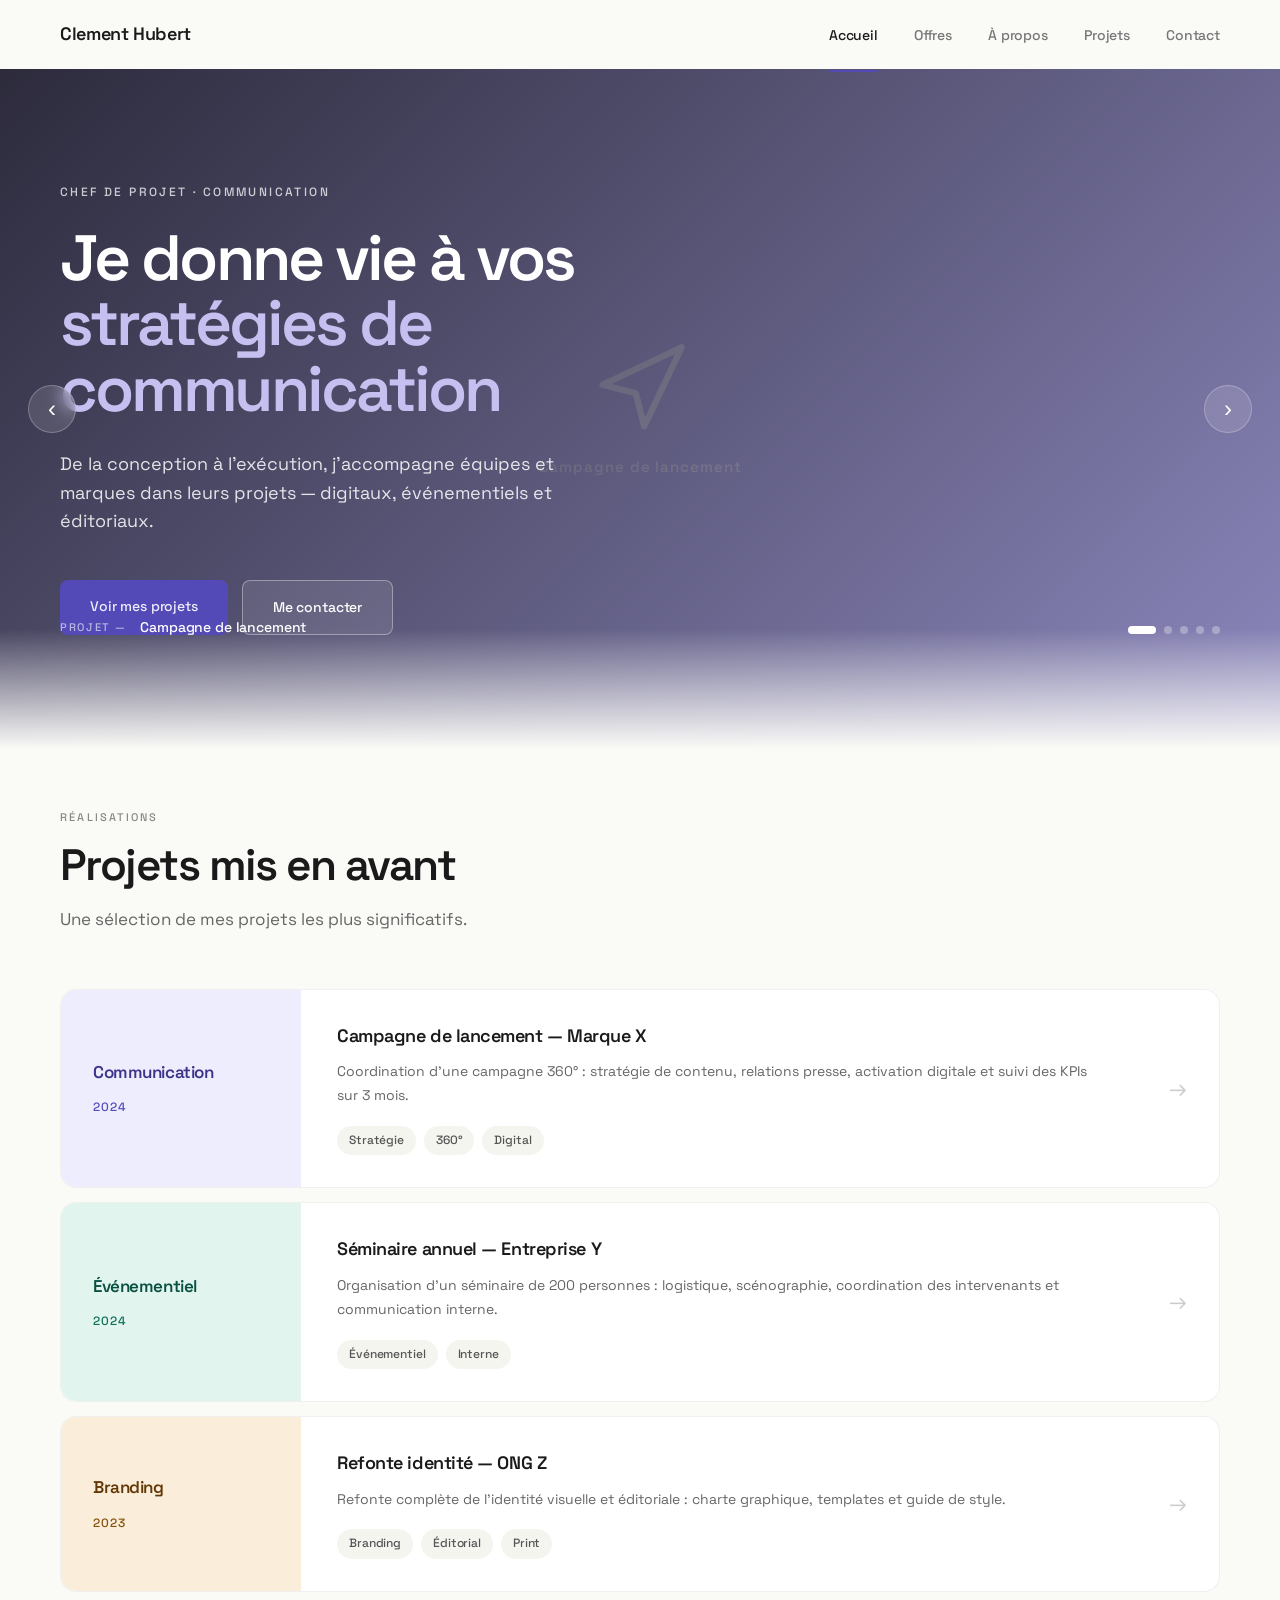
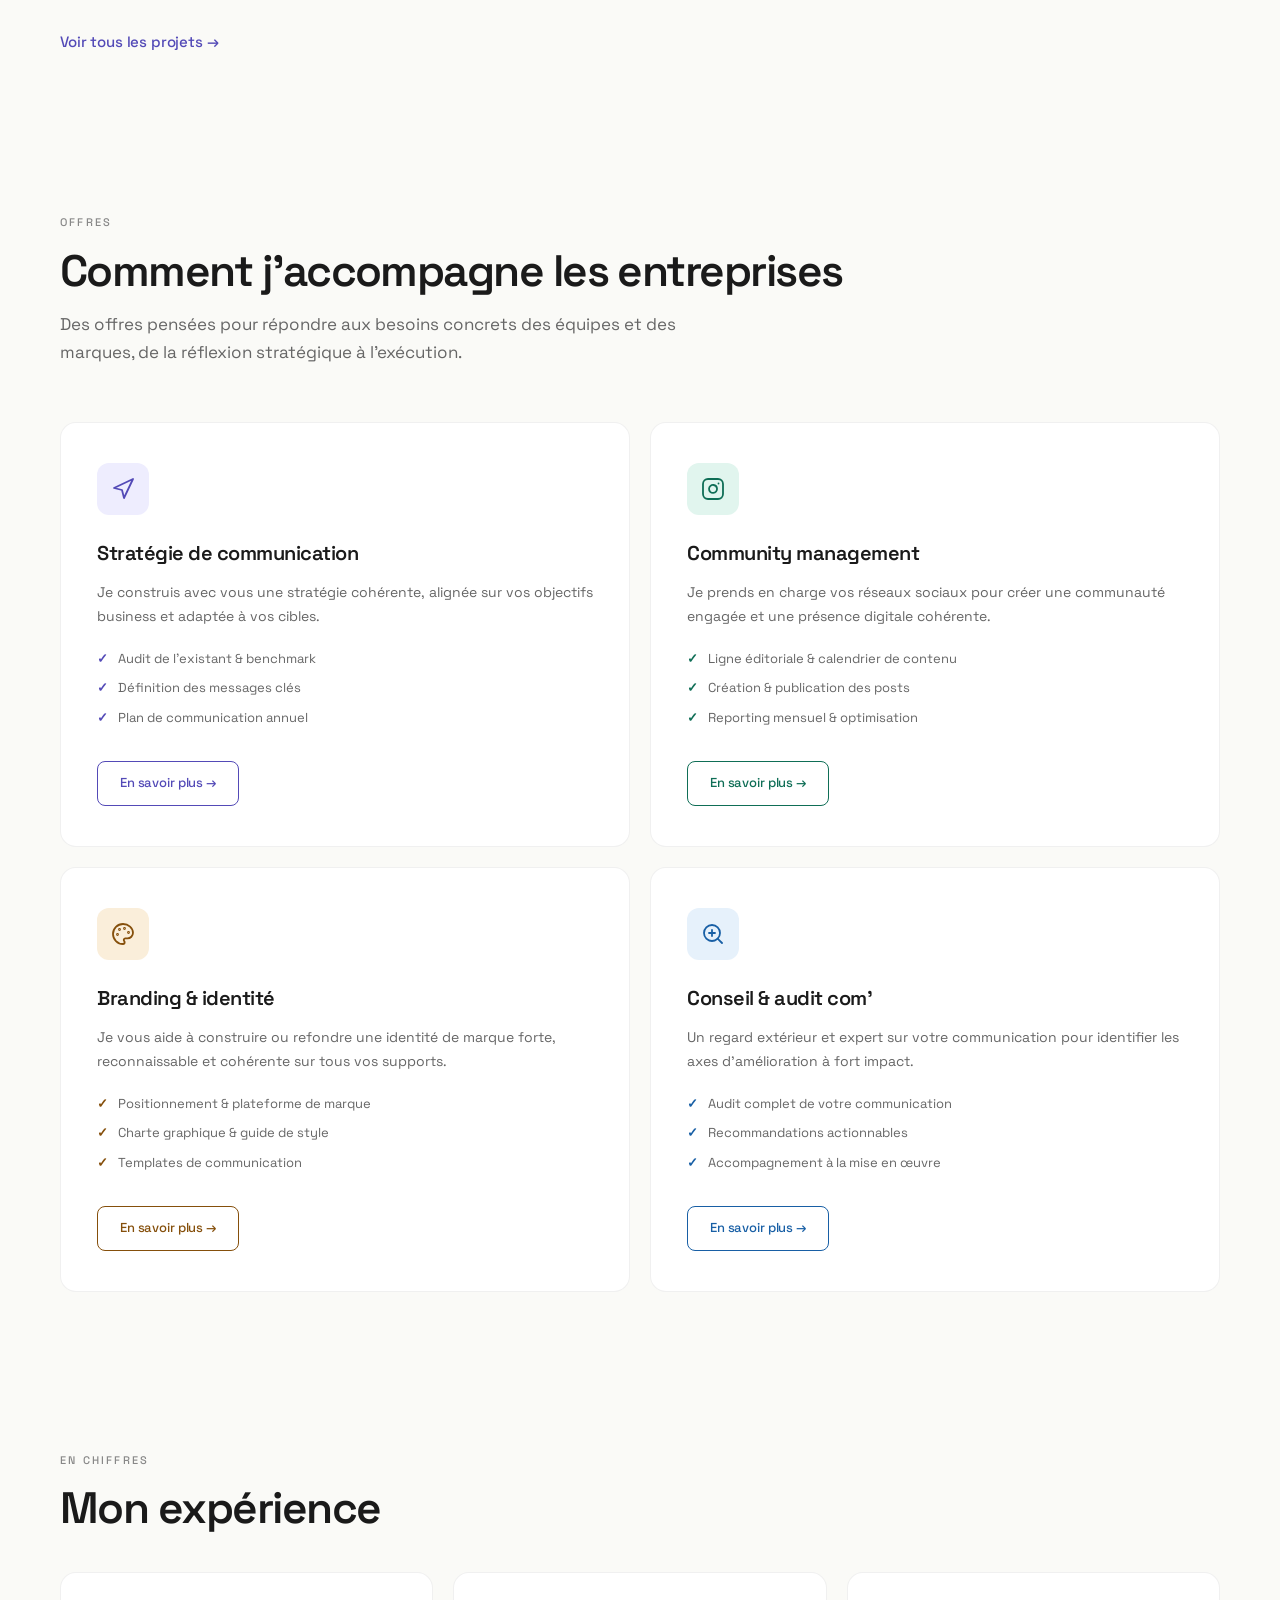
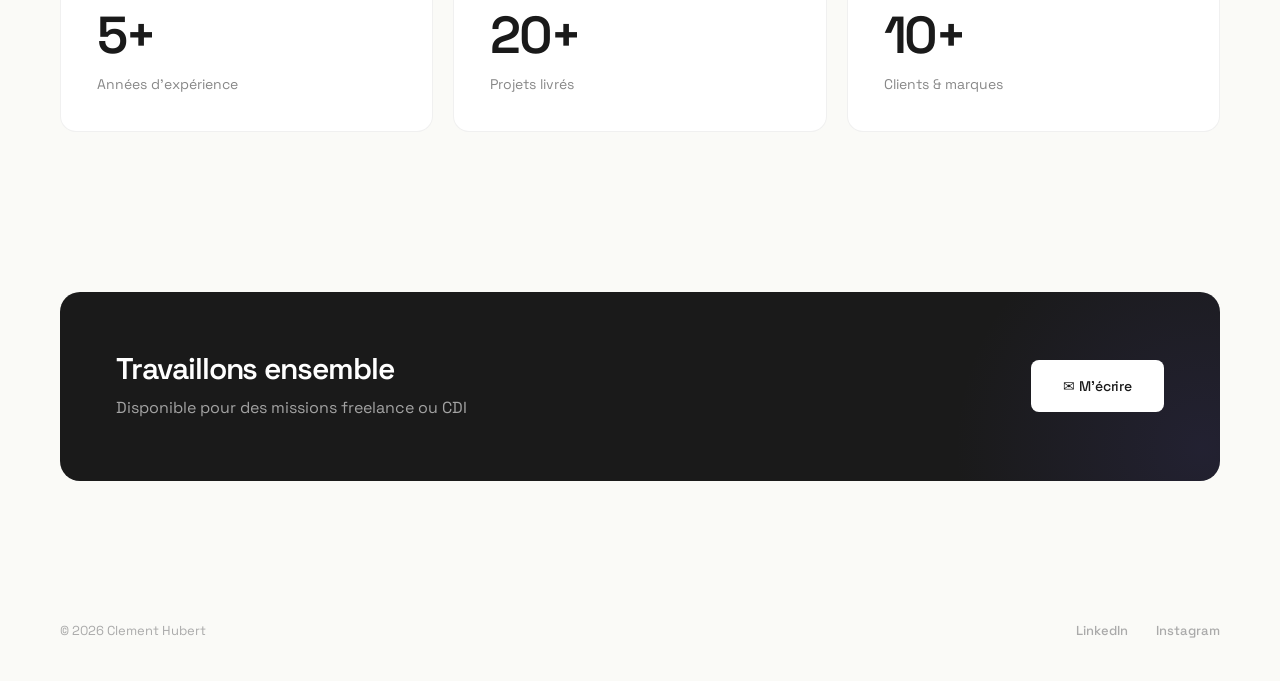
<file: index.html>
<!DOCTYPE html>
<html lang="fr">
<head>
  <meta charset="UTF-8">
  <meta name="viewport" content="width=device-width, initial-scale=1.0">
  <title>Clement Hubert — Chef de projet Communication</title>
  <meta name="description" content="Portfolio de Clement Hubert, chef de projet en communication. Stratégie, branding, événementiel, social media.">
  <link rel="stylesheet" href="style.css">
</head>
<body>

  <!-- ============== NAVBAR ============== -->
  <nav class="navbar">
    <a href="#" class="navbar-logo">Clement Hubert</a>
    <ul class="navbar-links">
      <li><a href="#accueil" class="active">Accueil</a></li>
      <li><a href="#offres">Offres</a></li>
      <li><a href="#apropos">À propos</a></li>
      <li><a href="projets.html">Projets</a></li>
      <li><a href="#contact">Contact</a></li>
    </ul>
  </nav>

  <!-- ============== HERO ============== -->
  <section class="hero" id="accueil">

    <div class="slides" id="slides">
      <div class="slide slide-1">
        <div class="slide-inner">
          <svg viewBox="0 0 24 24"><path d="M3 11l19-9-9 19-2-8-8-2z"/></svg>
          <span>Campagne de lancement</span>
        </div>
      </div>
      <div class="slide slide-2">
        <div class="slide-inner">
          <svg viewBox="0 0 24 24"><rect x="3" y="4" width="18" height="18" rx="2"/><path d="M16 2v4M8 2v4M3 10h18"/></svg>
          <span>Événement corporate</span>
        </div>
      </div>
      <div class="slide slide-3">
        <div class="slide-inner">
          <svg viewBox="0 0 24 24"><path d="M14 2H6a2 2 0 0 0-2 2v16a2 2 0 0 0 2 2h12a2 2 0 0 0 2-2V8z"/><polyline points="14 2 14 8 20 8"/><line x1="16" y1="13" x2="8" y2="13"/><line x1="16" y1="17" x2="8" y2="17"/></svg>
          <span>Refonte éditoriale</span>
        </div>
      </div>
      <div class="slide slide-4">
        <div class="slide-inner">
          <svg viewBox="0 0 24 24"><rect x="2" y="2" width="20" height="20" rx="5"/><path d="M16 11.37A4 4 0 1 1 12.63 8 4 4 0 0 1 16 11.37z"/><line x1="17.5" y1="6.5" x2="17.51" y2="6.5"/></svg>
          <span>Social media</span>
        </div>
      </div>
      <div class="slide slide-5">
        <div class="slide-inner">
          <svg viewBox="0 0 24 24"><circle cx="12" cy="12" r="10"/><path d="M12 8a4 4 0 0 1 0 8 4 4 0 0 0-4 4"/></svg>
          <span>Branding</span>
        </div>
      </div>
    </div>

    <div class="overlay"></div>

    <button class="arrow arrow-left" id="prevBtn" aria-label="Précédent">‹</button>
    <button class="arrow arrow-right" id="nextBtn" aria-label="Suivant">›</button>

    <div class="hero-content">
      <p class="eyebrow">Chef de projet · Communication</p>
      <h1 class="hero-title">
        Je donne vie à vos<br>
        <span>stratégies de communication</span>
      </h1>
      <p class="hero-sub">
        De la conception à l'exécution, j'accompagne équipes et marques dans leurs projets — digitaux, événementiels et éditoriaux.
      </p>
      <div class="hero-btns">
        <a href="projets.html" class="btn-primary">Voir mes projets</a>
        <a href="#contact" class="btn-secondary">Me contacter</a>
      </div>
    </div>

    <div class="slide-label">
      <span class="slide-label-pre">Projet —</span>
      <span class="slide-label-name" id="slideName">Campagne de lancement</span>
    </div>

    <div class="dots" id="dots">
      <button class="dot active" data-index="0" aria-label="Slide 1"></button>
      <button class="dot" data-index="1" aria-label="Slide 2"></button>
      <button class="dot" data-index="2" aria-label="Slide 3"></button>
      <button class="dot" data-index="3" aria-label="Slide 4"></button>
      <button class="dot" data-index="4" aria-label="Slide 5"></button>
    </div>

  </section>

  <!-- ============== PROJETS ============== -->
  <section class="projects-section fade-in">
    <p class="section-label">Réalisations</p>
    <h2 class="section-title">Projets mis en avant</h2>
    <p class="section-desc">Une sélection de mes projets les plus significatifs.</p>

    <a href="#" class="project-row">
      <div class="project-tag pt-purple">
        <span class="tag-name tn-purple">Communication</span>
        <span class="tag-year ty-purple">2024</span>
      </div>
      <div class="project-info">
        <div class="project-title">Campagne de lancement — Marque X</div>
        <div class="project-desc">Coordination d'une campagne 360° : stratégie de contenu, relations presse, activation digitale et suivi des KPIs sur 3 mois.</div>
        <div class="project-pills">
          <span class="pill">Stratégie</span>
          <span class="pill">360°</span>
          <span class="pill">Digital</span>
        </div>
      </div>
      <div class="project-arrow">→</div>
    </a>

    <a href="#" class="project-row">
      <div class="project-tag pt-teal">
        <span class="tag-name tn-teal">Événementiel</span>
        <span class="tag-year ty-teal">2024</span>
      </div>
      <div class="project-info">
        <div class="project-title">Séminaire annuel — Entreprise Y</div>
        <div class="project-desc">Organisation d'un séminaire de 200 personnes : logistique, scénographie, coordination des intervenants et communication interne.</div>
        <div class="project-pills">
          <span class="pill">Événementiel</span>
          <span class="pill">Interne</span>
        </div>
      </div>
      <div class="project-arrow">→</div>
    </a>

    <a href="#" class="project-row">
      <div class="project-tag pt-amber">
        <span class="tag-name tn-amber">Branding</span>
        <span class="tag-year ty-amber">2023</span>
      </div>
      <div class="project-info">
        <div class="project-title">Refonte identité — ONG Z</div>
        <div class="project-desc">Refonte complète de l'identité visuelle et éditoriale : charte graphique, templates et guide de style.</div>
        <div class="project-pills">
          <span class="pill">Branding</span>
          <span class="pill">Éditorial</span>
          <span class="pill">Print</span>
        </div>
      </div>
      <div class="project-arrow">→</div>
    </a>

    <a href="projets.html" class="more-link">Voir tous les projets →</a>
  </section>

  <!-- ============== OFFRES ============== -->
  <section class="offers-section fade-in" id="offres">
    <p class="section-label">Offres</p>
    <h2 class="section-title">Comment j'accompagne les entreprises</h2>
    <p class="section-desc">Des offres pensées pour répondre aux besoins concrets des équipes et des marques, de la réflexion stratégique à l'exécution.</p>

    <div class="offers-grid">

      <div class="offer-card">
        <div>
          <div class="offer-icon icon-purple">
            <svg viewBox="0 0 24 24" stroke="#534AB7" fill="none" stroke-width="1.8" stroke-linecap="round" stroke-linejoin="round"><path d="M3 11l19-9-9 19-2-8-8-2z"/></svg>
          </div>
          <div class="offer-name">Stratégie de communication</div>
          <div class="offer-desc">Je construis avec vous une stratégie cohérente, alignée sur vos objectifs business et adaptée à vos cibles.</div>
          <ul class="offer-list">
            <li><span class="check check-purple">✓</span> Audit de l'existant & benchmark</li>
            <li><span class="check check-purple">✓</span> Définition des messages clés</li>
            <li><span class="check check-purple">✓</span> Plan de communication annuel</li>
          </ul>
        </div>
        <a href="#contact" class="offer-btn btn-purple">En savoir plus →</a>
      </div>

      <div class="offer-card">
        <div>
          <div class="offer-icon icon-teal">
            <svg viewBox="0 0 24 24" stroke="#0F6E56" fill="none" stroke-width="1.8" stroke-linecap="round" stroke-linejoin="round"><rect x="2" y="2" width="20" height="20" rx="5"/><path d="M16 11.37A4 4 0 1 1 12.63 8 4 4 0 0 1 16 11.37z"/><line x1="17.5" y1="6.5" x2="17.51" y2="6.5"/></svg>
          </div>
          <div class="offer-name">Community management</div>
          <div class="offer-desc">Je prends en charge vos réseaux sociaux pour créer une communauté engagée et une présence digitale cohérente.</div>
          <ul class="offer-list">
            <li><span class="check check-teal">✓</span> Ligne éditoriale & calendrier de contenu</li>
            <li><span class="check check-teal">✓</span> Création & publication des posts</li>
            <li><span class="check check-teal">✓</span> Reporting mensuel & optimisation</li>
          </ul>
        </div>
        <a href="#contact" class="offer-btn btn-teal">En savoir plus →</a>
      </div>

      <div class="offer-card">
        <div>
          <div class="offer-icon icon-amber">
            <svg viewBox="0 0 24 24" stroke="#854F0B" fill="none" stroke-width="1.8" stroke-linecap="round" stroke-linejoin="round"><circle cx="13.5" cy="6.5" r=".5"/><circle cx="17.5" cy="10.5" r=".5"/><circle cx="8.5" cy="7.5" r=".5"/><circle cx="6.5" cy="12.5" r=".5"/><path d="M12 2C6.5 2 2 6.5 2 12s4.5 10 10 10c.926 0 1.648-.746 1.648-1.688 0-.437-.18-.835-.437-1.125-.29-.289-.438-.652-.438-1.125a1.64 1.64 0 0 1 1.668-1.668h1.996c3.051 0 5.555-2.503 5.555-5.554C21.965 6.012 17.461 2 12 2z"/></svg>
          </div>
          <div class="offer-name">Branding & identité</div>
          <div class="offer-desc">Je vous aide à construire ou refondre une identité de marque forte, reconnaissable et cohérente sur tous vos supports.</div>
          <ul class="offer-list">
            <li><span class="check check-amber">✓</span> Positionnement & plateforme de marque</li>
            <li><span class="check check-amber">✓</span> Charte graphique & guide de style</li>
            <li><span class="check check-amber">✓</span> Templates de communication</li>
          </ul>
        </div>
        <a href="#contact" class="offer-btn btn-amber">En savoir plus →</a>
      </div>

      <div class="offer-card">
        <div>
          <div class="offer-icon icon-blue">
            <svg viewBox="0 0 24 24" stroke="#185FA5" fill="none" stroke-width="1.8" stroke-linecap="round" stroke-linejoin="round"><circle cx="11" cy="11" r="8"/><line x1="21" y1="21" x2="16.65" y2="16.65"/><line x1="11" y1="8" x2="11" y2="14"/><line x1="8" y1="11" x2="14" y2="11"/></svg>
          </div>
          <div class="offer-name">Conseil & audit com'</div>
          <div class="offer-desc">Un regard extérieur et expert sur votre communication pour identifier les axes d'amélioration à fort impact.</div>
          <ul class="offer-list">
            <li><span class="check check-blue">✓</span> Audit complet de votre communication</li>
            <li><span class="check check-blue">✓</span> Recommandations actionnables</li>
            <li><span class="check check-blue">✓</span> Accompagnement à la mise en œuvre</li>
          </ul>
        </div>
        <a href="#contact" class="offer-btn btn-blue">En savoir plus →</a>
      </div>

    </div>
  </section>

  <!-- ============== STATS ============== -->
  <section class="stats fade-in" id="apropos">
    <p class="section-label">En chiffres</p>
    <h2 class="section-title">Mon expérience</h2>
    <div class="stats-grid">
      <div class="stat-card">
        <div class="stat-num">5+</div>
        <div class="stat-label">Années d'expérience</div>
      </div>
      <div class="stat-card">
        <div class="stat-num">20+</div>
        <div class="stat-label">Projets livrés</div>
      </div>
      <div class="stat-card">
        <div class="stat-num">10+</div>
        <div class="stat-label">Clients & marques</div>
      </div>
    </div>
  </section>

  <!-- ============== CTA ============== -->
  <section class="cta fade-in" id="contact">
    <div class="cta-inner">
      <div>
        <div class="cta-title">Travaillons ensemble</div>
        <div class="cta-sub">Disponible pour des missions freelance ou CDI</div>
      </div>
      <a href="mailto:contact@clementhubert.com" class="cta-btn">✉ M'écrire</a>
    </div>
  </section>

  <!-- ============== FOOTER ============== -->
  <footer class="footer">
    <span class="footer-name">© 2026 Clement Hubert</span>
    <div class="footer-links">
      <a href="https://linkedin.com" target="_blank" rel="noopener">LinkedIn</a>
      <a href="https://instagram.com" target="_blank" rel="noopener">Instagram</a>
    </div>
  </footer>

  <script src="script.js"></script>
</body>
</html>
</file>
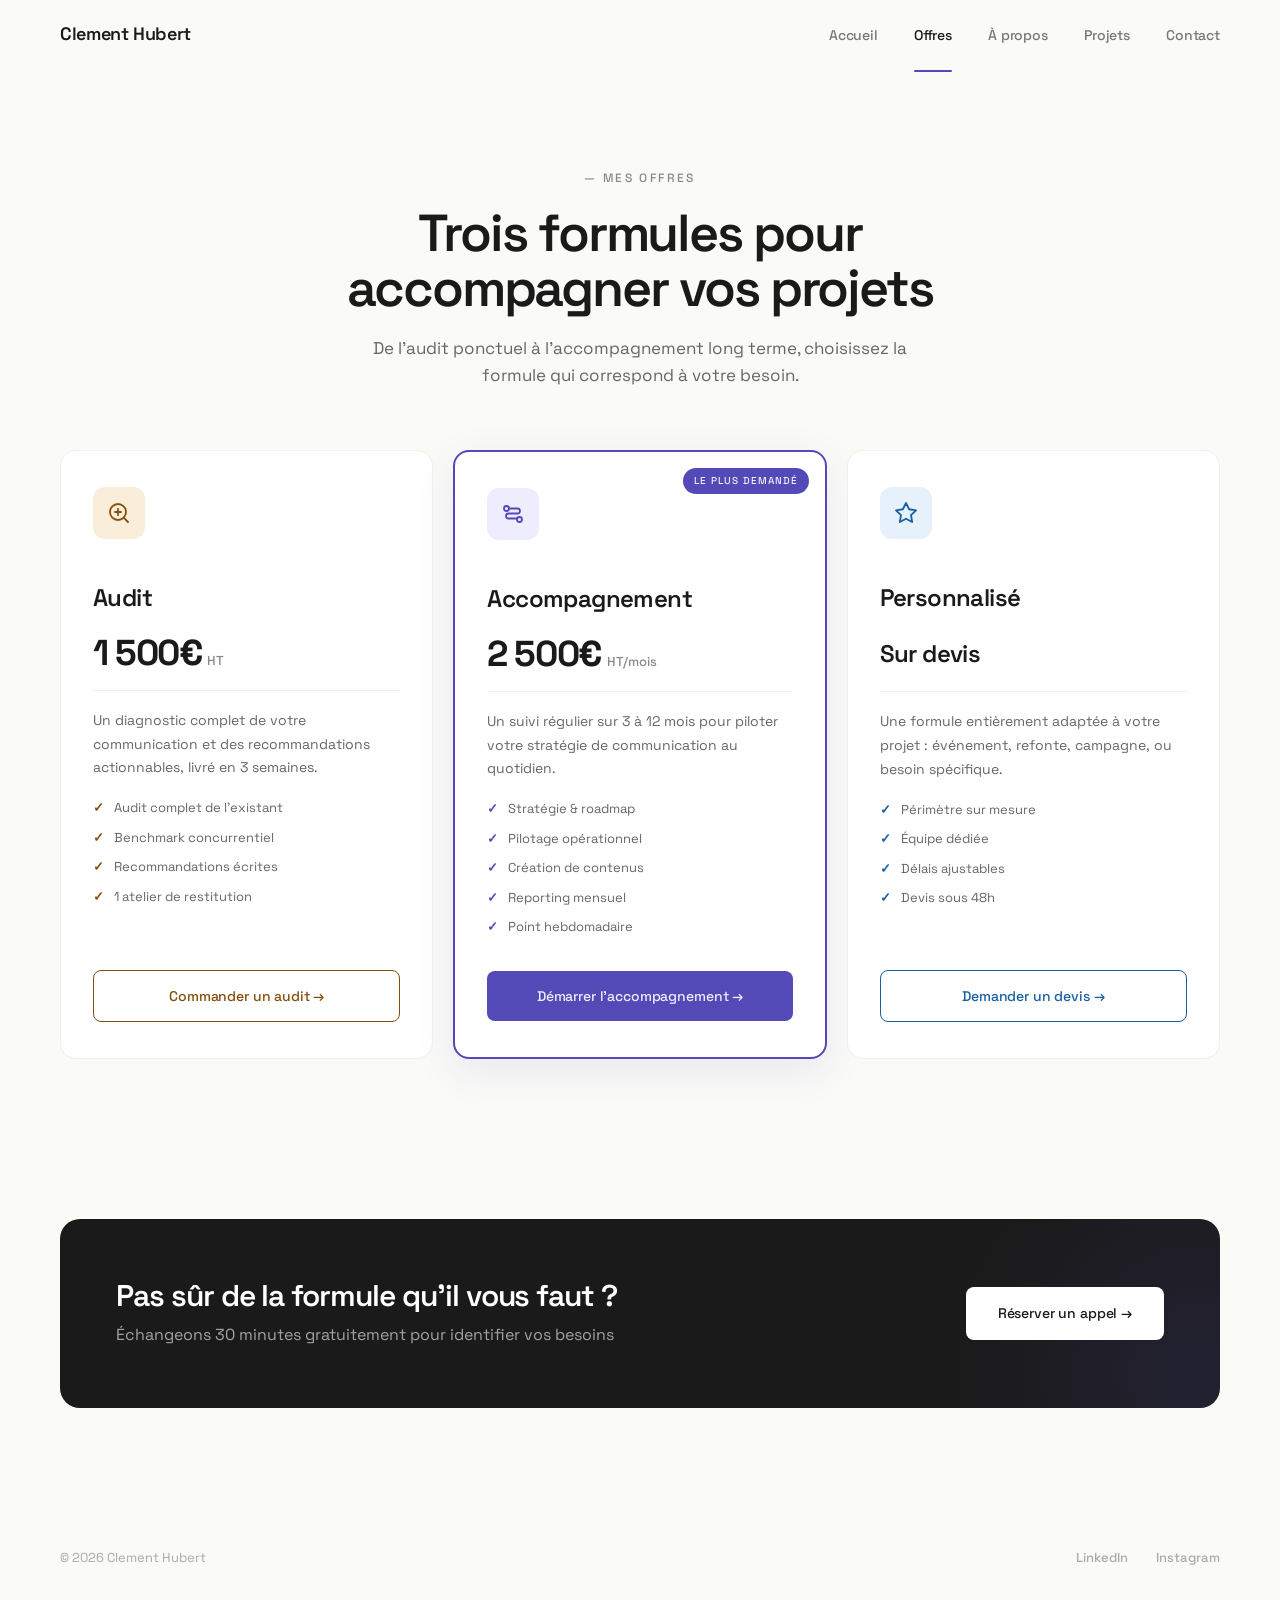
<file: offres.html>
<!DOCTYPE html>
<html lang="fr">
<head>
  <meta charset="UTF-8">
  <meta name="viewport" content="width=device-width, initial-scale=1.0">
  <title>Offres — Clement Hubert</title>
  <meta name="description" content="Découvrez les offres de Clement Hubert : audit, accompagnement et formules sur mesure pour vos projets de communication.">
  <link rel="stylesheet" href="style.css">
</head>
<body>

  <!-- ============== NAVBAR ============== -->
  <nav class="navbar">
    <a href="index.html" class="navbar-logo">Clement Hubert</a>
    <ul class="navbar-links">
      <li><a href="index.html">Accueil</a></li>
      <li><a href="offres.html" class="active">Offres</a></li>
      <li><a href="apropos.html">À propos</a></li>
      <li><a href="projets.html">Projets</a></li>
      <li><a href="contact.html">Contact</a></li>
    </ul>
  </nav>

  <!-- ============== HEADER PAGE ============== -->
  <section class="page-header">
    <p class="page-eyebrow">— Mes offres</p>
    <h1 class="page-title">Trois formules pour accompagner vos projets</h1>
    <p class="page-sub">De l'audit ponctuel à l'accompagnement long terme, choisissez la formule qui correspond à votre besoin.</p>
  </section>

  <!-- ============== OFFRES ============== -->
  <section class="offers-page fade-in">
    <div class="offers-page-grid">

      <!-- AUDIT -->
      <div class="offer-detail">
        <div class="offer-icon icon-amber">
          <svg viewBox="0 0 24 24" stroke="#854F0B" fill="none" stroke-width="1.8" stroke-linecap="round" stroke-linejoin="round" width="24" height="24"><circle cx="11" cy="11" r="8"/><line x1="21" y1="21" x2="16.65" y2="16.65"/><line x1="11" y1="8" x2="11" y2="14"/><line x1="8" y1="11" x2="14" y2="11"/></svg>
        </div>
        <h2 class="offer-name">Audit</h2>
        <div class="offer-price">
          <span class="price-num">1 500€</span>
          <span class="price-suffix">HT</span>
        </div>
        <p class="offer-desc">Un diagnostic complet de votre communication et des recommandations actionnables, livré en 3 semaines.</p>
        <ul class="offer-list">
          <li><span class="check check-amber">✓</span> Audit complet de l'existant</li>
          <li><span class="check check-amber">✓</span> Benchmark concurrentiel</li>
          <li><span class="check check-amber">✓</span> Recommandations écrites</li>
          <li><span class="check check-amber">✓</span> 1 atelier de restitution</li>
        </ul>
        <a href="contact.html" class="offer-cta cta-amber">Commander un audit →</a>
      </div>

      <!-- ACCOMPAGNEMENT (mis en avant) -->
      <div class="offer-detail featured">
        <span class="featured-badge">Le plus demandé</span>
        <div class="offer-icon icon-purple">
          <svg viewBox="0 0 24 24" stroke="#534AB7" fill="none" stroke-width="1.8" stroke-linecap="round" stroke-linejoin="round" width="24" height="24"><circle cx="5.5" cy="6.5" r="2.5"/><circle cx="18.5" cy="17.5" r="2.5"/><path d="M8 6.5h8.5a2.5 2.5 0 0 1 0 5h-9a2.5 2.5 0 0 0 0 5H16"/></svg>
        </div>
        <h2 class="offer-name">Accompagnement</h2>
        <div class="offer-price">
          <span class="price-num">2 500€</span>
          <span class="price-suffix">HT/mois</span>
        </div>
        <p class="offer-desc">Un suivi régulier sur 3 à 12 mois pour piloter votre stratégie de communication au quotidien.</p>
        <ul class="offer-list">
          <li><span class="check check-purple">✓</span> Stratégie & roadmap</li>
          <li><span class="check check-purple">✓</span> Pilotage opérationnel</li>
          <li><span class="check check-purple">✓</span> Création de contenus</li>
          <li><span class="check check-purple">✓</span> Reporting mensuel</li>
          <li><span class="check check-purple">✓</span> Point hebdomadaire</li>
        </ul>
        <a href="contact.html" class="offer-cta cta-purple-filled">Démarrer l'accompagnement →</a>
      </div>

      <!-- PERSONNALISÉ -->
      <div class="offer-detail">
        <div class="offer-icon icon-blue">
          <svg viewBox="0 0 24 24" stroke="#185FA5" fill="none" stroke-width="1.8" stroke-linecap="round" stroke-linejoin="round" width="24" height="24"><polygon points="12 2 15.09 8.26 22 9.27 17 14.14 18.18 21.02 12 17.77 5.82 21.02 7 14.14 2 9.27 8.91 8.26 12 2"/></svg>
        </div>
        <h2 class="offer-name">Personnalisé</h2>
        <div class="offer-price">
          <span class="price-custom">Sur devis</span>
        </div>
        <p class="offer-desc">Une formule entièrement adaptée à votre projet : événement, refonte, campagne, ou besoin spécifique.</p>
        <ul class="offer-list">
          <li><span class="check check-blue">✓</span> Périmètre sur mesure</li>
          <li><span class="check check-blue">✓</span> Équipe dédiée</li>
          <li><span class="check check-blue">✓</span> Délais ajustables</li>
          <li><span class="check check-blue">✓</span> Devis sous 48h</li>
        </ul>
        <a href="contact.html" class="offer-cta cta-blue">Demander un devis →</a>
      </div>

    </div>
  </section>

  <!-- ============== CTA BAS DE PAGE ============== -->
  <section class="cta fade-in">
    <div class="cta-inner">
      <div>
        <div class="cta-title">Pas sûr de la formule qu'il vous faut ?</div>
        <div class="cta-sub">Échangeons 30 minutes gratuitement pour identifier vos besoins</div>
      </div>
      <a href="contact.html" class="cta-btn">Réserver un appel →</a>
    </div>
  </section>

  <!-- ============== FOOTER ============== -->
  <footer class="footer">
    <span class="footer-name">© 2026 Clement Hubert</span>
    <div class="footer-links">
      <a href="https://linkedin.com" target="_blank" rel="noopener">LinkedIn</a>
      <a href="https://instagram.com" target="_blank" rel="noopener">Instagram</a>
    </div>
  </footer>

  <script src="script.js"></script>
</body>
</html>
</file>
<file: style.css>
/* ============================================================
   PORTFOLIO CLEMENT HUBERT
   Design éditorial fluide — Space Grotesk
   ============================================================ */

@import url('https://fonts.googleapis.com/css2?family=Space+Grotesk:wght@300;400;500;600;700&display=swap');

* {
  box-sizing: border-box;
  margin: 0;
  padding: 0;
}

html { scroll-behavior: smooth; }

body {
  font-family: 'Space Grotesk', -apple-system, BlinkMacSystemFont, sans-serif;
  color: #1a1a1a;
  background: #FAFAF7;
  line-height: 1.6;
  -webkit-font-smoothing: antialiased;
  -moz-osx-font-smoothing: grayscale;
}


/* ============== NAVBAR ============== */
.navbar {
  background: rgba(250, 250, 247, 0.85);
  backdrop-filter: blur(20px);
  -webkit-backdrop-filter: blur(20px);
  padding: 20px 60px;
  display: flex;
  align-items: center;
  justify-content: space-between;
  position: sticky;
  top: 0;
  z-index: 100;
  flex-wrap: wrap;
  gap: 16px;
  transition: padding 0.3s, background 0.3s, box-shadow 0.3s;
}
.navbar-logo {
  font-family: 'Space Grotesk', sans-serif;
  font-size: 18px;
  font-weight: 600;
  color: #1a1a1a;
  text-decoration: none;
  letter-spacing: -0.02em;
}
.navbar-links {
  display: flex;
  gap: 36px;
  list-style: none;
  flex-wrap: wrap;
}
.navbar-links a {
  font-family: 'Space Grotesk', sans-serif;
  font-size: 14px;
  color: #777;
  text-decoration: none;
  font-weight: 500;
  transition: color 0.25s;
  position: relative;
  padding: 4px 0;
  letter-spacing: -0.01em;
}
.navbar-links a:hover { color: #534AB7; }
.navbar-links a.active { color: #1a1a1a; }
.navbar-links a.active::after {
  content: "";
  position: absolute;
  bottom: -24px;
  left: 0;
  right: 0;
  height: 2px;
  background: #534AB7;
  border-radius: 1px;
}


/* ============== HERO (page d'accueil) ============== */
.hero {
  position: relative;
  height: 680px;
  overflow: hidden;
}
.slides {
  position: absolute;
  inset: 0;
  display: flex;
  width: 500%;
  transition: transform 1s cubic-bezier(.77, 0, .18, 1);
}
.slide {
  flex-shrink: 0;
  width: 20%;
  height: 100%;
  display: flex;
  align-items: center;
  justify-content: center;
}
.slide-1 { background: #AFA9EC; }
.slide-2 { background: #5DCAA5; }
.slide-3 { background: #EF9F27; }
.slide-4 { background: #85B7EB; }
.slide-5 { background: #ED93B1; }
.slide-inner {
  display: flex;
  flex-direction: column;
  align-items: center;
  gap: 16px;
  opacity: 0.4;
}
.slide-inner svg {
  width: 100px;
  height: 100px;
  stroke: #fff;
  fill: none;
  stroke-width: 1.5;
  stroke-linecap: round;
  stroke-linejoin: round;
}
.slide-inner span {
  font-family: 'Space Grotesk', sans-serif;
  font-size: 15px;
  font-weight: 500;
  color: #fff;
  letter-spacing: 0.06em;
}
.overlay {
  position: absolute;
  inset: 0;
  background: linear-gradient(135deg, rgba(0,0,0,0.75) 0%, rgba(0,0,0,0.50) 45%, rgba(0,0,0,0.20) 100%);
  pointer-events: none;
}
.hero::after {
  content: "";
  position: absolute;
  bottom: 0;
  left: 0;
  right: 0;
  height: 120px;
  background: linear-gradient(to bottom, transparent, #FAFAF7);
  pointer-events: none;
  z-index: 3;
}
.hero-content {
  position: absolute;
  inset: 0;
  display: flex;
  flex-direction: column;
  justify-content: center;
  padding: 0 60px;
  z-index: 5;
  max-width: 800px;
}
.eyebrow {
  font-family: 'Space Grotesk', sans-serif;
  font-size: 12px;
  color: rgba(255,255,255,0.75);
  letter-spacing: 0.2em;
  text-transform: uppercase;
  margin-bottom: 24px;
  font-weight: 500;
}
.hero-title {
  font-family: 'Space Grotesk', sans-serif;
  font-size: 64px;
  font-weight: 600;
  color: #fff;
  line-height: 1.02;
  margin-bottom: 28px;
  letter-spacing: -0.045em;
}
.hero-title span {
  color: #C5C0F0;
  font-weight: 600;
}
.hero-sub {
  font-family: 'Space Grotesk', sans-serif;
  font-size: 18px;
  color: rgba(255,255,255,0.85);
  line-height: 1.6;
  margin-bottom: 44px;
  max-width: 540px;
  font-weight: 400;
}
.hero-btns { display: flex; gap: 14px; flex-wrap: wrap; }
.btn-primary {
  font-family: 'Space Grotesk', sans-serif;
  font-size: 14px;
  font-weight: 500;
  padding: 15px 30px;
  border-radius: 8px;
  background: #534AB7;
  color: #EEEDFE;
  text-decoration: none;
  display: inline-block;
  transition: all 0.25s;
  border: none;
  cursor: pointer;
  letter-spacing: -0.01em;
}
.btn-primary:hover {
  background: #3C3489;
  transform: translateY(-2px);
  box-shadow: 0 10px 30px rgba(83, 74, 183, 0.3);
}
.btn-secondary {
  font-family: 'Space Grotesk', sans-serif;
  font-size: 14px;
  padding: 15px 30px;
  border-radius: 8px;
  background: rgba(255,255,255,0.1);
  color: #fff;
  border: 1px solid rgba(255,255,255,0.35);
  text-decoration: none;
  display: inline-block;
  transition: all 0.25s;
  cursor: pointer;
  font-weight: 500;
  letter-spacing: -0.01em;
  backdrop-filter: blur(8px);
}
.btn-secondary:hover {
  background: rgba(255,255,255,0.2);
  transform: translateY(-2px);
}
.arrow {
  position: absolute;
  top: 50%;
  transform: translateY(-50%);
  width: 48px;
  height: 48px;
  border-radius: 50%;
  background: rgba(255,255,255,0.12);
  border: 1px solid rgba(255,255,255,0.25);
  color: #fff;
  font-size: 24px;
  font-weight: 300;
  cursor: pointer;
  z-index: 6;
  display: flex;
  align-items: center;
  justify-content: center;
  transition: all 0.25s;
  backdrop-filter: blur(8px);
}
.arrow:hover {
  background: rgba(255,255,255,0.25);
  transform: translateY(-50%) scale(1.08);
}
.arrow-left { left: 28px; }
.arrow-right { right: 28px; }
.slide-label {
  position: absolute;
  bottom: 110px;
  left: 60px;
  z-index: 5;
  display: flex;
  align-items: center;
  gap: 14px;
}
.slide-label-pre {
  font-family: 'Space Grotesk', sans-serif;
  font-size: 11px;
  color: rgba(255,255,255,0.6);
  letter-spacing: 0.15em;
  text-transform: uppercase;
  font-weight: 500;
}
.slide-label-name {
  font-family: 'Space Grotesk', sans-serif;
  font-size: 14px;
  font-weight: 500;
  color: #fff;
  transition: opacity 0.3s;
  letter-spacing: -0.01em;
}
.dots {
  position: absolute;
  bottom: 115px;
  right: 60px;
  z-index: 5;
  display: flex;
  gap: 8px;
}
.dot {
  width: 8px;
  height: 8px;
  border-radius: 50%;
  background: rgba(255,255,255,0.3);
  cursor: pointer;
  border: none;
  padding: 0;
  transition: all 0.3s;
}
.dot.active {
  background: #fff;
  width: 28px;
  border-radius: 4px;
}


/* ============== HEADER PAGES INTÉRIEURES ============== */
.page-header {
  padding: 100px 60px 60px;
  text-align: center;
}
.page-eyebrow {
  font-family: 'Space Grotesk', sans-serif;
  font-size: 12px;
  color: #888;
  letter-spacing: 0.2em;
  text-transform: uppercase;
  margin-bottom: 18px;
  font-weight: 500;
}
.page-title {
  font-family: 'Space Grotesk', sans-serif;
  font-size: 52px;
  font-weight: 600;
  color: #1a1a1a;
  letter-spacing: -0.04em;
  line-height: 1.05;
  margin-bottom: 20px;
  max-width: 720px;
  margin-left: auto;
  margin-right: auto;
}
.page-sub {
  font-family: 'Space Grotesk', sans-serif;
  font-size: 17px;
  color: #666;
  line-height: 1.6;
  max-width: 560px;
  margin: 0 auto;
}


/* ============== SECTIONS COMMUNES ============== */
.section-label {
  font-family: 'Space Grotesk', sans-serif;
  font-size: 11px;
  font-weight: 500;
  color: #888;
  letter-spacing: 0.2em;
  text-transform: uppercase;
  margin-bottom: 16px;
}
.section-title {
  font-family: 'Space Grotesk', sans-serif;
  font-size: 44px;
  font-weight: 600;
  color: #1a1a1a;
  margin-bottom: 16px;
  letter-spacing: -0.035em;
  line-height: 1.05;
}
.section-desc {
  font-family: 'Space Grotesk', sans-serif;
  font-size: 17px;
  color: #666;
  line-height: 1.65;
  margin-bottom: 56px;
  max-width: 640px;
  font-weight: 400;
}

.fade-in {
  opacity: 0;
  transform: translateY(30px);
  transition: opacity 0.8s ease, transform 0.8s ease;
}
.fade-in.visible {
  opacity: 1;
  transform: translateY(0);
}


/* ============== PROJETS (page accueil) ============== */
.projects-section {
  padding: 60px 60px 80px;
}
.project-row {
  display: flex;
  background: #fff;
  border: 1px solid rgba(0,0,0,0.06);
  border-radius: 16px;
  overflow: hidden;
  margin-bottom: 14px;
  text-decoration: none;
  color: inherit;
  transition: all 0.3s cubic-bezier(.25, .8, .25, 1);
  flex-wrap: wrap;
}
.project-row:hover {
  box-shadow: 0 12px 40px rgba(0,0,0,0.06);
  transform: translateY(-3px);
  border-color: rgba(0,0,0,0.1);
}
.project-tag {
  width: 240px;
  flex-shrink: 0;
  display: flex;
  flex-direction: column;
  align-items: flex-start;
  justify-content: center;
  padding: 36px 32px;
  gap: 12px;
}
.pt-purple { background: #EEEDFE; }
.pt-teal   { background: #E1F5EE; }
.pt-amber  { background: #FAEEDA; }
.tag-name {
  font-family: 'Space Grotesk', sans-serif;
  font-size: 17px;
  font-weight: 600;
  letter-spacing: -0.025em;
}
.tn-purple { color: #3C3489; }
.tn-teal   { color: #085041; }
.tn-amber  { color: #633806; }
.tag-year {
  font-family: 'Space Grotesk', sans-serif;
  font-size: 12px;
  font-weight: 500;
  letter-spacing: 0.08em;
}
.ty-purple { color: #534AB7; }
.ty-teal   { color: #0F6E56; }
.ty-amber  { color: #854F0B; }
.project-info {
  flex: 1;
  min-width: 300px;
  padding: 32px 36px;
  background: #fff;
}
.project-title {
  font-family: 'Space Grotesk', sans-serif;
  font-size: 18px;
  font-weight: 600;
  color: #1a1a1a;
  margin-bottom: 10px;
  letter-spacing: -0.025em;
}
.project-desc {
  font-family: 'Space Grotesk', sans-serif;
  font-size: 14px;
  color: #666;
  line-height: 1.7;
  margin-bottom: 18px;
  font-weight: 400;
}
.project-pills { display: flex; gap: 8px; flex-wrap: wrap; }
.pill {
  font-family: 'Space Grotesk', sans-serif;
  font-size: 12px;
  padding: 5px 12px;
  border-radius: 99px;
  background: #f5f5f0;
  color: #555;
  font-weight: 500;
  letter-spacing: -0.01em;
}
.project-arrow {
  display: flex;
  align-items: center;
  padding: 0 32px;
  color: #ccc;
  font-size: 22px;
  font-family: 'Space Grotesk', sans-serif;
  transition: transform 0.3s, color 0.3s;
}
.project-row:hover .project-arrow {
  transform: translateX(4px);
  color: #534AB7;
}
.more-link {
  font-family: 'Space Grotesk', sans-serif;
  display: inline-flex;
  align-items: center;
  gap: 8px;
  font-size: 15px;
  font-weight: 500;
  color: #534AB7;
  text-decoration: none;
  margin-top: 24px;
  transition: gap 0.25s;
  letter-spacing: -0.01em;
}
.more-link:hover { gap: 14px; }


/* ============== OFFRES (page accueil) ============== */
.offers-section {
  padding: 80px 60px;
}
.offers-grid {
  display: grid;
  grid-template-columns: 1fr 1fr;
  gap: 20px;
}
.offer-card {
  background: #fff;
  border: 1px solid rgba(0,0,0,0.06);
  border-radius: 16px;
  padding: 40px 36px;
  display: flex;
  flex-direction: column;
  justify-content: space-between;
  gap: 26px;
  transition: all 0.3s cubic-bezier(.25, .8, .25, 1);
}
.offer-card:hover {
  box-shadow: 0 12px 40px rgba(0,0,0,0.06);
  transform: translateY(-3px);
  border-color: rgba(0,0,0,0.1);
}
.offer-icon {
  width: 52px;
  height: 52px;
  border-radius: 12px;
  display: flex;
  align-items: center;
  justify-content: center;
  margin-bottom: 22px;
}
.icon-purple { background: #EEEDFE; }
.icon-teal   { background: #E1F5EE; }
.icon-amber  { background: #FAEEDA; }
.icon-blue   { background: #E6F1FB; }
.offer-icon svg {
  width: 24px;
  height: 24px;
}
.offer-name {
  font-family: 'Space Grotesk', sans-serif;
  font-size: 20px;
  font-weight: 600;
  color: #1a1a1a;
  margin-bottom: 12px;
  letter-spacing: -0.025em;
}
.offer-desc {
  font-family: 'Space Grotesk', sans-serif;
  font-size: 14px;
  color: #666;
  line-height: 1.7;
  margin-bottom: 20px;
  font-weight: 400;
}
.offer-list {
  list-style: none;
  display: flex;
  flex-direction: column;
  gap: 10px;
  margin-bottom: 8px;
}
.offer-list li {
  font-family: 'Space Grotesk', sans-serif;
  font-size: 13px;
  color: #666;
  display: flex;
  align-items: flex-start;
  gap: 10px;
  line-height: 1.5;
  font-weight: 400;
}
.check { font-weight: 600; flex-shrink: 0; }
.check-purple { color: #534AB7; }
.check-teal   { color: #0F6E56; }
.check-amber  { color: #854F0B; }
.check-blue   { color: #185FA5; }
.offer-btn {
  font-family: 'Space Grotesk', sans-serif;
  display: inline-flex;
  align-items: center;
  gap: 7px;
  font-size: 13px;
  font-weight: 500;
  padding: 11px 22px;
  border-radius: 8px;
  background: transparent;
  text-decoration: none;
  transition: all 0.2s;
  width: fit-content;
  letter-spacing: -0.01em;
}
.btn-purple { color: #534AB7; border: 1px solid #534AB7; }
.btn-purple:hover { background: #EEEDFE; transform: translateY(-1px); }
.btn-teal   { color: #0F6E56; border: 1px solid #0F6E56; }
.btn-teal:hover { background: #E1F5EE; transform: translateY(-1px); }
.btn-amber  { color: #854F0B; border: 1px solid #854F0B; }
.btn-amber:hover { background: #FAEEDA; transform: translateY(-1px); }
.btn-blue   { color: #185FA5; border: 1px solid #185FA5; }
.btn-blue:hover { background: #E6F1FB; transform: translateY(-1px); }


/* ============== PAGE OFFRES (offres.html) ============== */
.offers-page {
  padding: 0 60px 80px;
}
.offers-page-grid {
  display: grid;
  grid-template-columns: 1fr 1fr 1fr;
  gap: 20px;
  max-width: 1280px;
  margin: 0 auto;
}
.offer-detail {
  background: #fff;
  border-radius: 16px;
  border: 1px solid rgba(0,0,0,0.06);
  padding: 36px 32px;
  display: flex;
  flex-direction: column;
  gap: 18px;
  position: relative;
  transition: all 0.3s cubic-bezier(.25, .8, .25, 1);
}
.offer-detail:hover {
  box-shadow: 0 12px 40px rgba(0,0,0,0.06);
  transform: translateY(-3px);
  border-color: rgba(0,0,0,0.1);
}
.offer-detail.featured {
  border-color: #534AB7;
  border-width: 2px;
  box-shadow: 0 12px 40px rgba(83, 74, 183, 0.1);
}
.offer-detail.featured:hover {
  box-shadow: 0 16px 50px rgba(83, 74, 183, 0.18);
}
.featured-badge {
  position: absolute;
  top: 16px;
  right: 16px;
  font-family: 'Space Grotesk', sans-serif;
  font-size: 10px;
  font-weight: 500;
  padding: 5px 11px;
  border-radius: 99px;
  letter-spacing: 0.1em;
  text-transform: uppercase;
  background: #534AB7;
  color: #EEEDFE;
}
.offer-detail .offer-name {
  font-size: 24px;
  margin-bottom: 0;
}
.offer-price {
  display: flex;
  align-items: baseline;
  gap: 6px;
  padding-bottom: 18px;
  border-bottom: 1px solid rgba(0,0,0,0.06);
}
.price-num {
  font-family: 'Space Grotesk', sans-serif;
  font-size: 36px;
  font-weight: 700;
  color: #1a1a1a;
  letter-spacing: -0.04em;
  line-height: 1;
}
.price-suffix {
  font-family: 'Space Grotesk', sans-serif;
  font-size: 13px;
  color: #888;
  font-weight: 500;
}
.price-custom {
  font-family: 'Space Grotesk', sans-serif;
  font-size: 24px;
  font-weight: 600;
  color: #1a1a1a;
  letter-spacing: -0.025em;
}
.offer-detail .offer-desc {
  margin-bottom: 0;
  font-size: 14px;
}
.offer-detail .offer-list {
  flex: 1;
  margin-bottom: 8px;
}
.offer-cta {
  font-family: 'Space Grotesk', sans-serif;
  display: block;
  font-size: 14px;
  font-weight: 500;
  padding: 14px 22px;
  border-radius: 8px;
  text-decoration: none;
  text-align: center;
  margin-top: 8px;
  transition: all 0.2s;
  letter-spacing: -0.01em;
}
.cta-amber { color: #854F0B; border: 1px solid #854F0B; background: transparent; }
.cta-amber:hover { background: #FAEEDA; transform: translateY(-1px); }
.cta-purple-filled { background: #534AB7; color: #EEEDFE; }
.cta-purple-filled:hover { background: #3C3489; transform: translateY(-1px); box-shadow: 0 8px 24px rgba(83, 74, 183, 0.25); }
.cta-blue { color: #185FA5; border: 1px solid #185FA5; background: transparent; }
.cta-blue:hover { background: #E6F1FB; transform: translateY(-1px); }


/* ============== STATS ============== */
.stats {
  padding: 80px 60px;
}
.stats-grid {
  display: flex;
  gap: 20px;
  margin-top: 40px;
  flex-wrap: wrap;
}
.stat-card {
  flex: 1;
  min-width: 220px;
  background: #fff;
  border-radius: 16px;
  padding: 36px;
  border: 1px solid rgba(0,0,0,0.06);
  transition: all 0.3s cubic-bezier(.25, .8, .25, 1);
}
.stat-card:hover {
  box-shadow: 0 12px 40px rgba(0,0,0,0.06);
  transform: translateY(-3px);
  border-color: rgba(0,0,0,0.1);
}
.stat-num {
  font-family: 'Space Grotesk', sans-serif;
  font-size: 52px;
  font-weight: 600;
  color: #1a1a1a;
  line-height: 1.0;
  letter-spacing: -0.05em;
}
.stat-label {
  font-family: 'Space Grotesk', sans-serif;
  font-size: 14px;
  color: #888;
  margin-top: 12px;
  font-weight: 400;
}


/* ============== CTA ============== */
.cta {
  padding: 80px 60px 100px;
}
.cta-inner {
  background: #1a1a1a;
  border-radius: 20px;
  padding: 60px 56px;
  display: flex;
  align-items: center;
  justify-content: space-between;
  gap: 28px;
  flex-wrap: wrap;
  position: relative;
  overflow: hidden;
}
.cta-inner::before {
  content: "";
  position: absolute;
  top: -50%;
  right: -20%;
  width: 500px;
  height: 500px;
  background: radial-gradient(circle, rgba(83,74,183,0.15) 0%, transparent 70%);
  pointer-events: none;
}
.cta-inner > * { position: relative; z-index: 1; }
.cta-title {
  font-family: 'Space Grotesk', sans-serif;
  font-size: 30px;
  font-weight: 600;
  color: #fff;
  margin-bottom: 10px;
  letter-spacing: -0.035em;
  line-height: 1.1;
}
.cta-sub {
  font-family: 'Space Grotesk', sans-serif;
  font-size: 16px;
  color: rgba(255,255,255,0.6);
  font-weight: 400;
}
.cta-btn {
  font-family: 'Space Grotesk', sans-serif;
  font-size: 14px;
  font-weight: 500;
  padding: 15px 32px;
  border-radius: 8px;
  background: #fff;
  color: #1a1a1a;
  text-decoration: none;
  display: inline-block;
  transition: all 0.25s;
  letter-spacing: -0.01em;
}
.cta-btn:hover {
  background: #f0f0f0;
  transform: translateY(-2px);
  box-shadow: 0 10px 30px rgba(0,0,0,0.15);
}


/* ============== FOOTER ============== */
.footer {
  padding: 40px 60px;
  display: flex;
  justify-content: space-between;
  align-items: center;
  flex-wrap: wrap;
  gap: 12px;
}
.footer-name {
  font-family: 'Space Grotesk', sans-serif;
  font-size: 13px;
  color: #aaa;
  font-weight: 400;
}
.footer-links { display: flex; gap: 28px; }
.footer-links a {
  font-family: 'Space Grotesk', sans-serif;
  font-size: 13px;
  color: #aaa;
  text-decoration: none;
  transition: color 0.2s;
  font-weight: 500;
}
.footer-links a:hover { color: #534AB7; }


/* ============== RESPONSIVE ============== */
@media (max-width: 968px) {
  .offers-page-grid { grid-template-columns: 1fr; max-width: 500px; }
}

@media (max-width: 768px) {
  .navbar { padding: 18px 24px; }
  .navbar-links { gap: 22px; }
  .hero { height: 600px; }
  .hero-content { padding: 0 30px; }
  .hero-title { font-size: 42px; }
  .hero-sub { font-size: 15px; }
  .slide-label { left: 30px; bottom: 100px; }
  .dots { right: 24px; bottom: 105px; }
  .arrow { width: 40px; height: 40px; font-size: 20px; }
  .arrow-left { left: 12px; }
  .arrow-right { right: 12px; }

  .page-header { padding: 60px 24px 40px; }
  .page-title { font-size: 36px; }
  .page-sub { font-size: 15px; }

  .projects-section,
  .offers-section,
  .offers-page,
  .stats,
  .cta,
  .footer { padding-left: 24px; padding-right: 24px; }

  .offers-grid { grid-template-columns: 1fr; }
  .section-title { font-size: 32px; }

  .project-tag { width: 100%; }
  .cta-inner { padding: 40px 32px; }
  .cta-title { font-size: 24px; }
  .stat-num { font-size: 42px; }
}

@media (max-width: 480px) {
  .hero-title { font-size: 32px; }
  .stat-card { min-width: 100%; }
  .section-title { font-size: 26px; }
  .page-title { font-size: 28px; }
}
</file>
